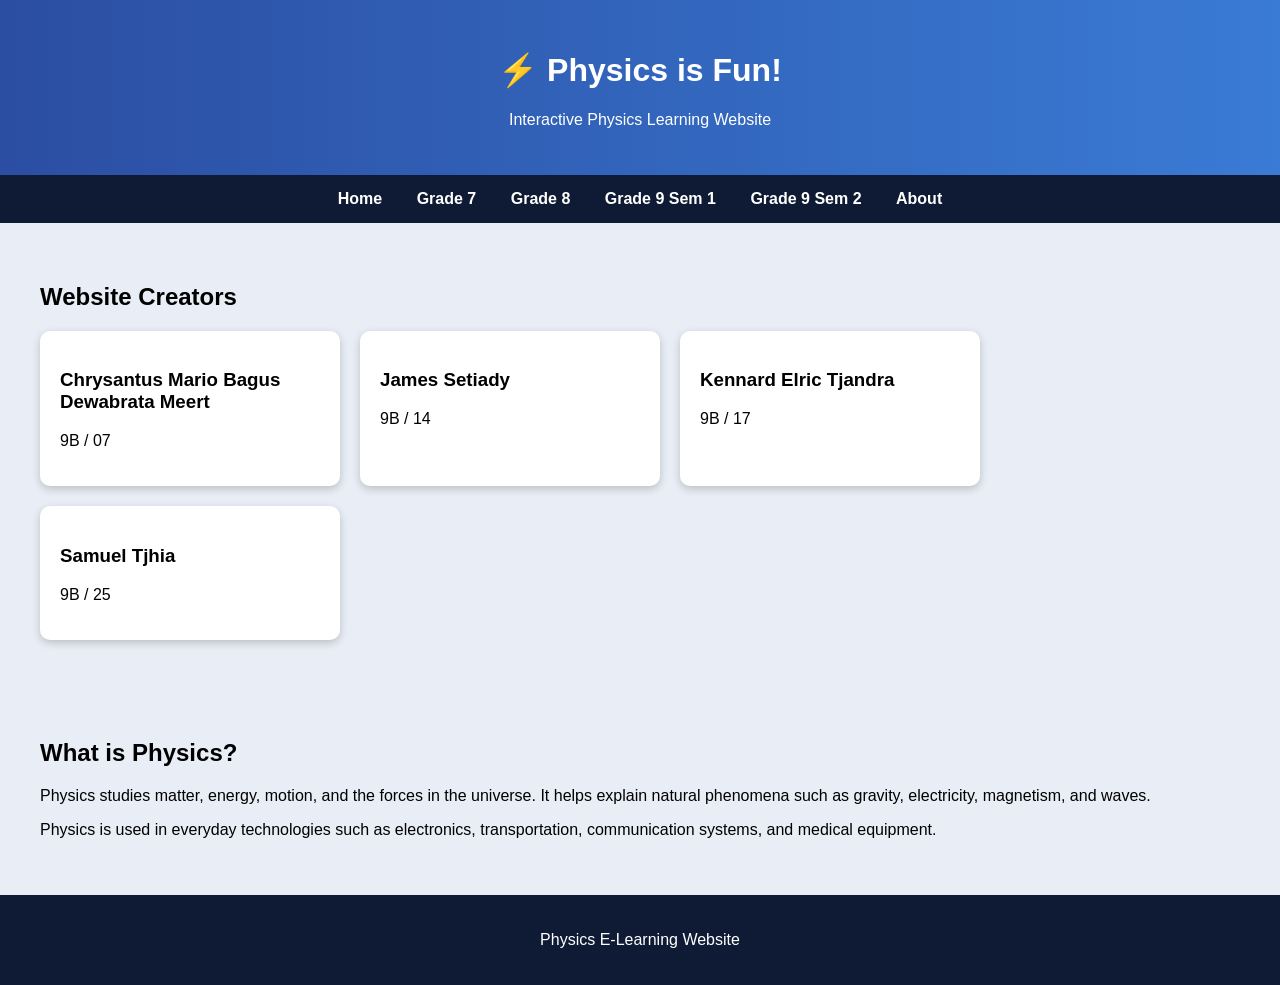
<file: Index.html>
<!DOCTYPE html>
<html>
<head>
<title>Physics is Fun!</title>
<link rel="stylesheet" href="style.css">
</head>

<body>

<header>
<h1>⚡ Physics is Fun!</h1>
<p>Interactive Physics Learning Website</p>
</header>

<nav>
<a href="index.html">Home</a>
<a href="grade7.html">Grade 7</a>
<a href="grade8.html">Grade 8</a>
<a href="grade9sem1.html">Grade 9 Sem 1</a>
<a href="grade9sem2.html">Grade 9 Sem 2</a>
<a href="about.html">About</a>
</nav>

<section>

<h2>Website Creators</h2>

<div class="cards">

<div class="card">
<h3>Chrysantus Mario Bagus Dewabrata Meert</h3>
<p>9B / 07</p>
</div>

<div class="card">
<h3>James Setiady</h3>
<p>9B / 14</p>
</div>

<div class="card">
<h3>Kennard Elric Tjandra</h3>
<p>9B / 17</p>
</div>

<div class="card">
<h3>Samuel Tjhia</h3>
<p>9B / 25</p>
</div>

</div>

</section>

<section>

<h2>What is Physics?</h2>

<p>
Physics studies matter, energy, motion, and the forces in the universe. It helps explain natural phenomena such as gravity, electricity, magnetism, and waves.
</p>

<p>
Physics is used in everyday technologies such as electronics, transportation, communication systems, and medical equipment.
</p>

</section>

<footer>
<p>Physics E-Learning Website</p>
</footer>

</body>
</html>
</file>
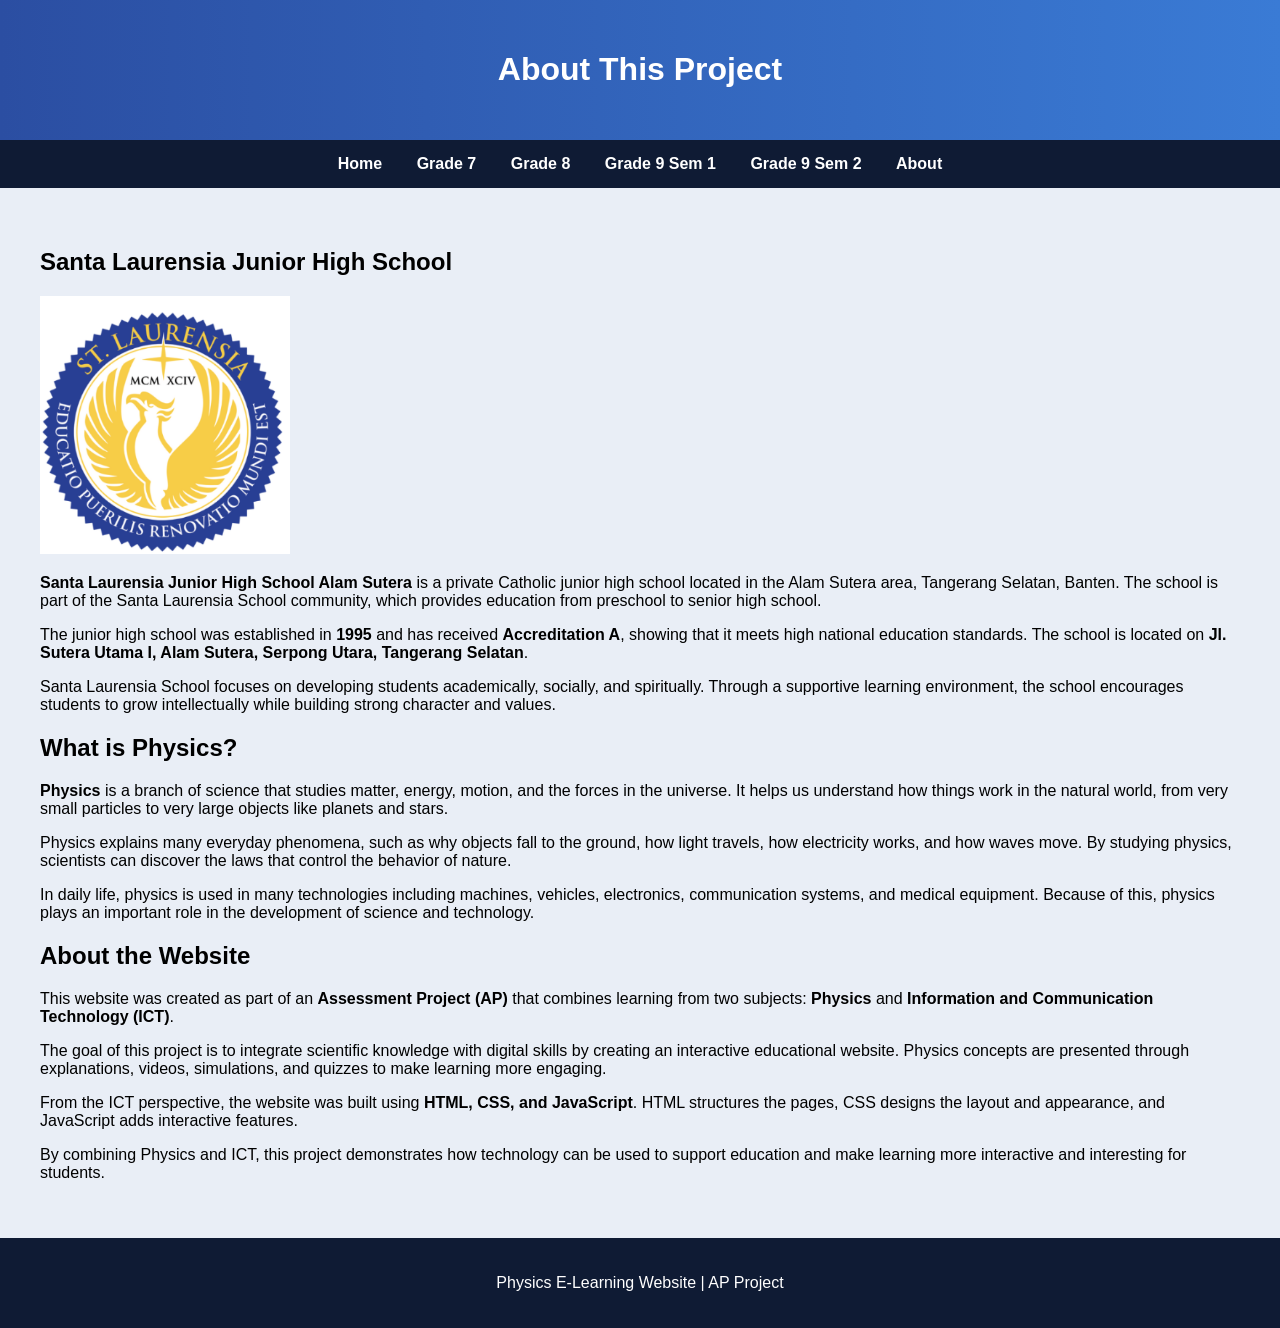
<file: about.html>
<!DOCTYPE html>
<html lang="en">

<head>

<meta charset="UTF-8">
<title>About This Project</title>
<link rel="stylesheet" href="style.css">

</head>

<body>

<header>
<h1>About This Project</h1>
</header>


<nav>

<a href="index.html">Home</a>
<a href="grade7.html">Grade 7</a>
<a href="grade8.html">Grade 8</a>
<a href="grade9sem1.html">Grade 9 Sem 1</a>
<a href="grade9sam2.html">Grade 9 Sem 2</a>
<a href="about.html">About</a>

</nav>


<section class="content">

<h2>Santa Laurensia Junior High School</h2>

<div class="info-box">

<img src="Laurensia_logo.png.png" alt="Santa Laurensia Logo" width="250">

<p>

<b>Santa Laurensia Junior High School Alam Sutera</b> is a private Catholic junior high school located in the Alam Sutera area, Tangerang Selatan, Banten. The school is part of the Santa Laurensia School community, which provides education from preschool to senior high school.

</p>

<p>

The junior high school was established in <b>1995</b> and has received <b>Accreditation A</b>, showing that it meets high national education standards. The school is located on <b>Jl. Sutera Utama I, Alam Sutera, Serpong Utara, Tangerang Selatan</b>.

</p>

<p>

Santa Laurensia School focuses on developing students academically, socially, and spiritually. Through a supportive learning environment, the school encourages students to grow intellectually while building strong character and values.

</p>

</div>


<h2>What is Physics?</h2>

<div class="info-box">

<p>

<b>Physics</b> is a branch of science that studies matter, energy, motion, and the forces in the universe. It helps us understand how things work in the natural world, from very small particles to very large objects like planets and stars.

</p>

<p>

Physics explains many everyday phenomena, such as why objects fall to the ground, how light travels, how electricity works, and how waves move. By studying physics, scientists can discover the laws that control the behavior of nature.

</p>

<p>

In daily life, physics is used in many technologies including machines, vehicles, electronics, communication systems, and medical equipment. Because of this, physics plays an important role in the development of science and technology.

</p>

</div>


<h2>About the Website</h2>

<div class="info-box">

<p>

This website was created as part of an <b>Assessment Project (AP)</b> that combines learning from two subjects: <b>Physics</b> and <b>Information and Communication Technology (ICT)</b>.

</p>

<p>

The goal of this project is to integrate scientific knowledge with digital skills by creating an interactive educational website. Physics concepts are presented through explanations, videos, simulations, and quizzes to make learning more engaging.

</p>

<p>

From the ICT perspective, the website was built using <b>HTML, CSS, and JavaScript</b>. HTML structures the pages, CSS designs the layout and appearance, and JavaScript adds interactive features.

</p>

<p>

By combining Physics and ICT, this project demonstrates how technology can be used to support education and make learning more interactive and interesting for students.

</p>

</div>

</section>


<footer>
<p>Physics E-Learning Website | AP Project</p>
</footer>

</body>

</html>
</file>
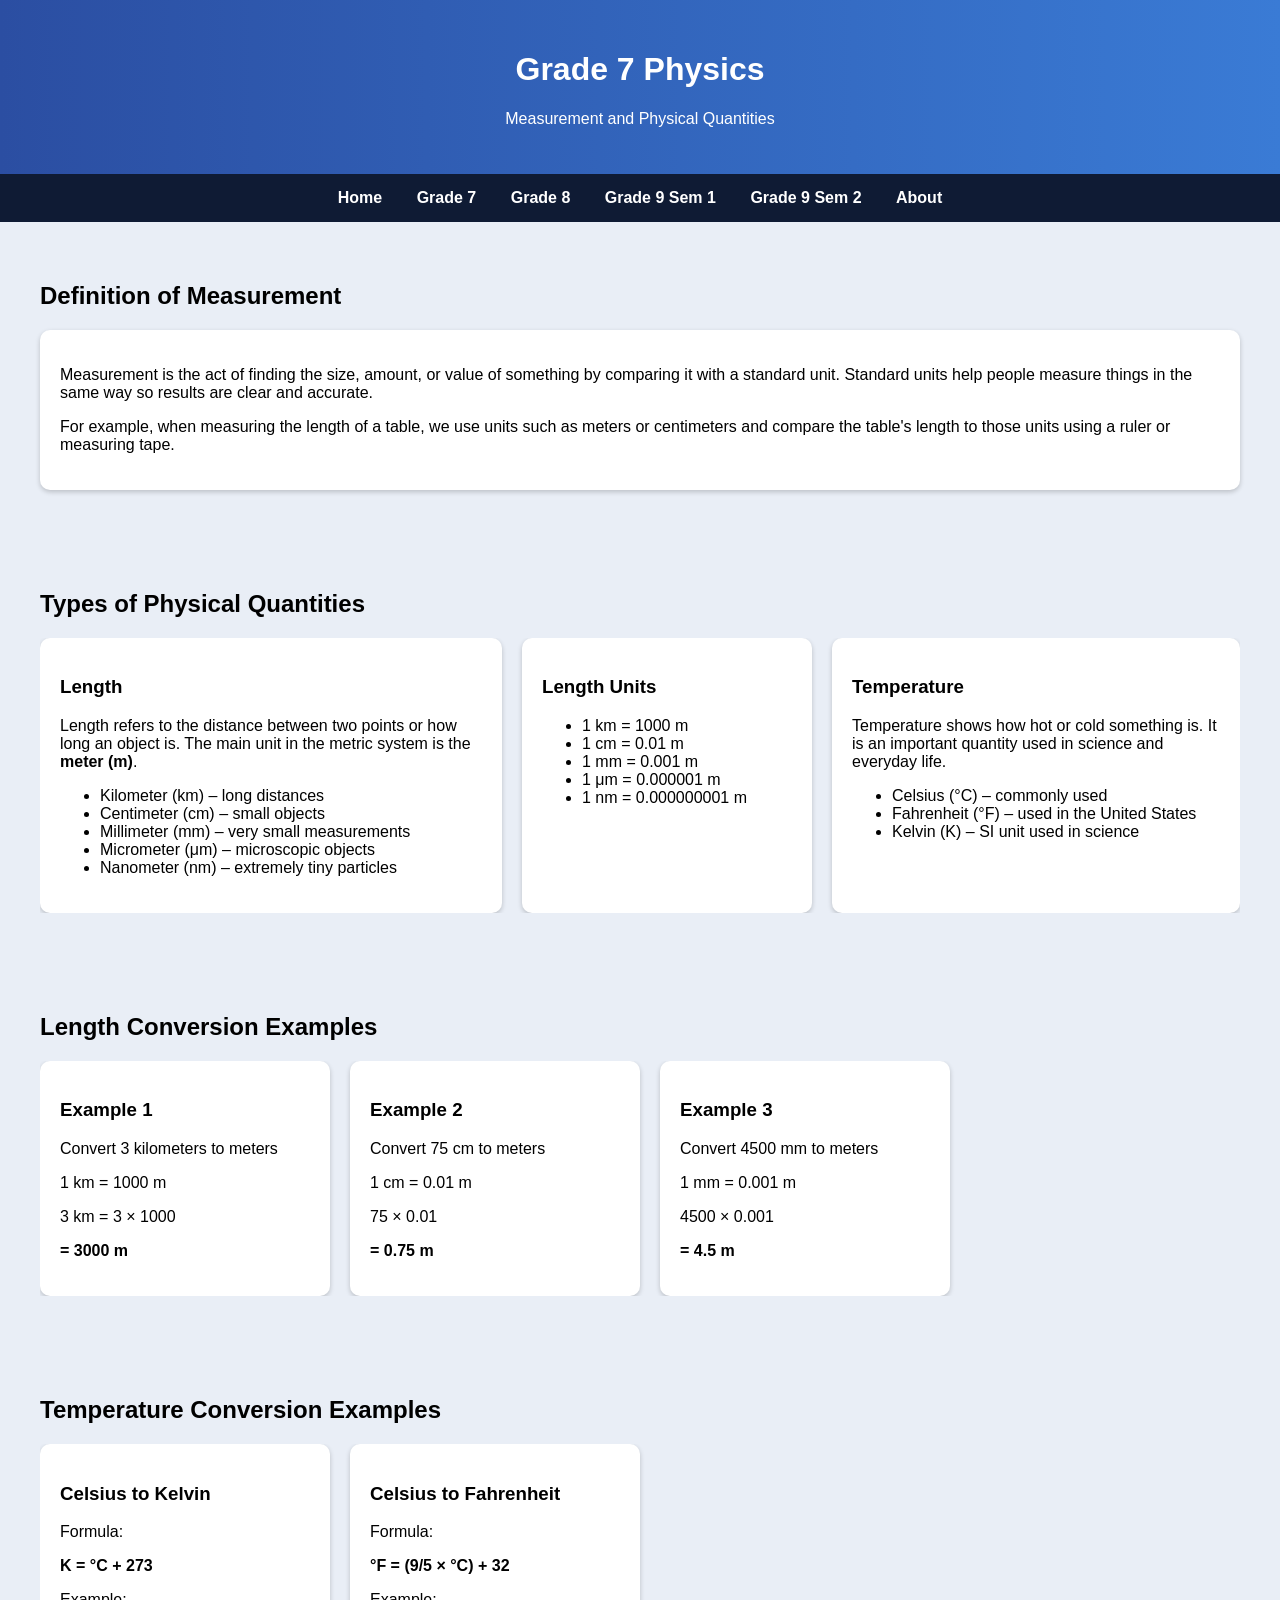
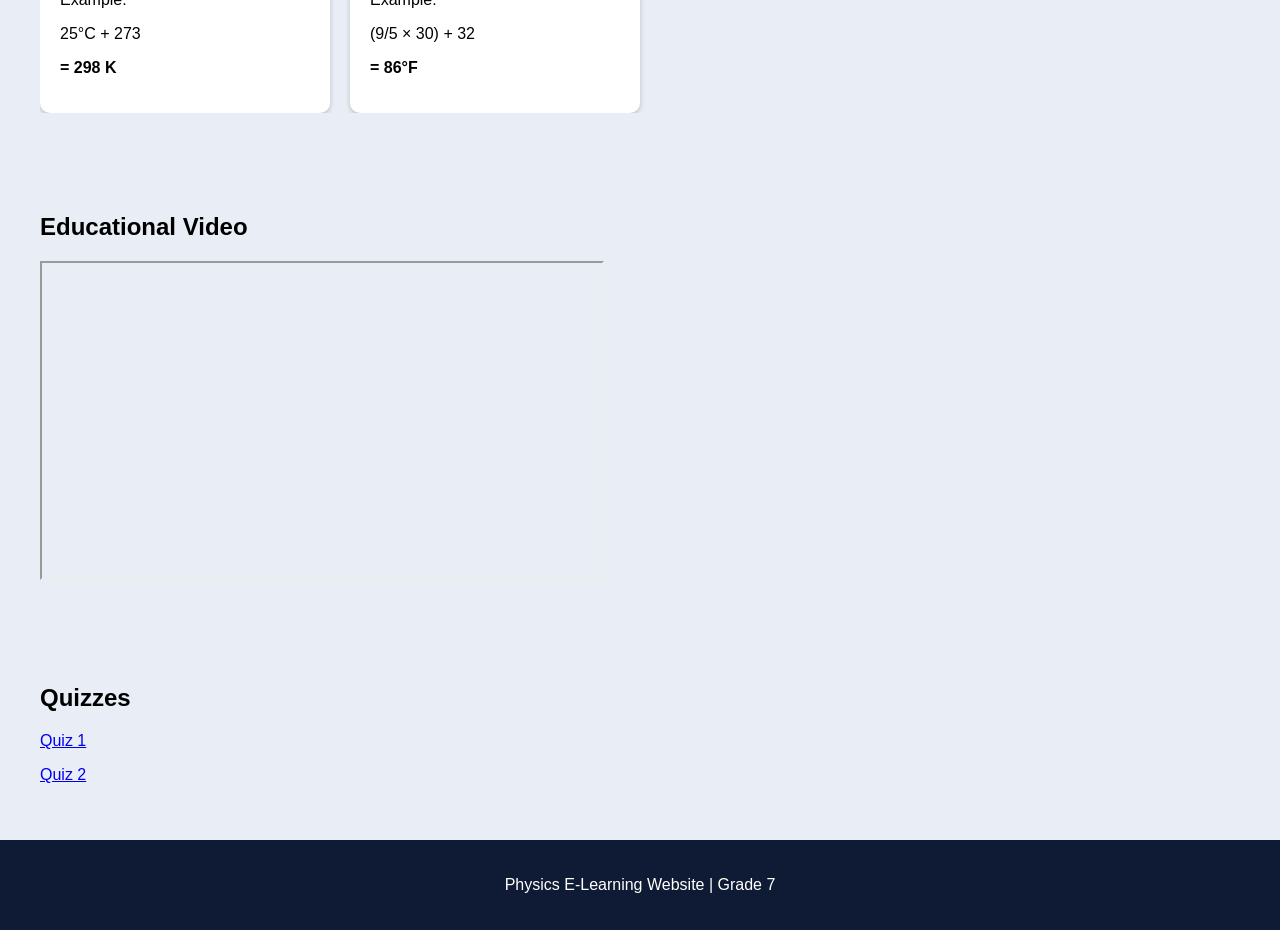
<file: grade7.html>
<!DOCTYPE html>
<html lang="en">

<head>
<meta charset="UTF-8">
<title>Grade 7 - Measurement</title>
<link rel="stylesheet" href="style.css">
</head>

<body>

<header>
<h1>Grade 7 Physics</h1>
<p>Measurement and Physical Quantities</p>
</header>

<nav>
<a href="index.html">Home</a>
<a href="grade7.html">Grade 7</a>
<a href="grade8.html">Grade 8</a>
<a href="grade9sem1.html">Grade 9 Sem 1</a>
<a href="grade9sam2.html">Grade 9 Sem 2</a>
<a href="about.html">About</a>
</nav>

<section>

<h2>Definition of Measurement</h2>

<div class="slide">

<p>
Measurement is the act of finding the size, amount, or value of something by comparing it with a standard unit. 
Standard units help people measure things in the same way so results are clear and accurate.
</p>

<p>
For example, when measuring the length of a table, we use units such as meters or centimeters and compare the table's length to those units using a ruler or measuring tape.
</p>

</div>

</section>


<section>

<h2>Types of Physical Quantities</h2>

<div class="slides">

<div class="slide">

<h3>Length</h3>

<p>
Length refers to the distance between two points or how long an object is.
The main unit in the metric system is the <b>meter (m)</b>.
</p>

<ul>
<li>Kilometer (km) – long distances</li>
<li>Centimeter (cm) – small objects</li>
<li>Millimeter (mm) – very small measurements</li>
<li>Micrometer (μm) – microscopic objects</li>
<li>Nanometer (nm) – extremely tiny particles</li>
</ul>

</div>



<div class="slide">

<h3>Length Units</h3>

<ul>
<li>1 km = 1000 m</li>
<li>1 cm = 0.01 m</li>
<li>1 mm = 0.001 m</li>
<li>1 μm = 0.000001 m</li>
<li>1 nm = 0.000000001 m</li>
</ul>

</div>



<div class="slide">

<h3>Temperature</h3>

<p>
Temperature shows how hot or cold something is. It is an important quantity used in science and everyday life.
</p>

<ul>
<li>Celsius (°C) – commonly used</li>
<li>Fahrenheit (°F) – used in the United States</li>
<li>Kelvin (K) – SI unit used in science</li>
</ul>

</div>

</div>

</section>


<section>

<h2>Length Conversion Examples</h2>

<div class="slides">

<div class="slide">

<h3>Example 1</h3>

<p>Convert 3 kilometers to meters</p>

<p>1 km = 1000 m</p>

<p>3 km = 3 × 1000</p>

<p><b>= 3000 m</b></p>

</div>



<div class="slide">

<h3>Example 2</h3>

<p>Convert 75 cm to meters</p>

<p>1 cm = 0.01 m</p>

<p>75 × 0.01</p>

<p><b>= 0.75 m</b></p>

</div>



<div class="slide">

<h3>Example 3</h3>

<p>Convert 4500 mm to meters</p>

<p>1 mm = 0.001 m</p>

<p>4500 × 0.001</p>

<p><b>= 4.5 m</b></p>

</div>

</div>

</section>



<section>

<h2>Temperature Conversion Examples</h2>

<div class="slides">

<div class="slide">

<h3>Celsius to Kelvin</h3>

<p>Formula:</p>

<p><b>K = °C + 273</b></p>

<p>Example:</p>

<p>25°C + 273</p>

<p><b>= 298 K</b></p>

</div>



<div class="slide">

<h3>Celsius to Fahrenheit</h3>

<p>Formula:</p>

<p><b>°F = (9/5 × °C) + 32</b></p>

<p>Example:</p>

<p>(9/5 × 30) + 32</p>

<p><b>= 86°F</b></p>

</div>

</div>

</section>



<section>

<h2>Educational Video</h2>

<iframe width="560" height="315"
src="https://www.youtube.com/embed/AVC-426M6V0"
title="Measurement Video"
allowfullscreen>
</iframe>

</section>



<section>

<h2>Quizzes</h2>

<p>
<a href="https://revisely.com/quiz/HFPZvj" target="_blank">Quiz 1</a>
</p>

<p>
<a href="https://revisely.com/quiz/msSy29" target="_blank">Quiz 2</a>
</p>

</section>


<footer>

<p>Physics E-Learning Website | Grade 7</p>

</footer>

</body>
</html>
</file>
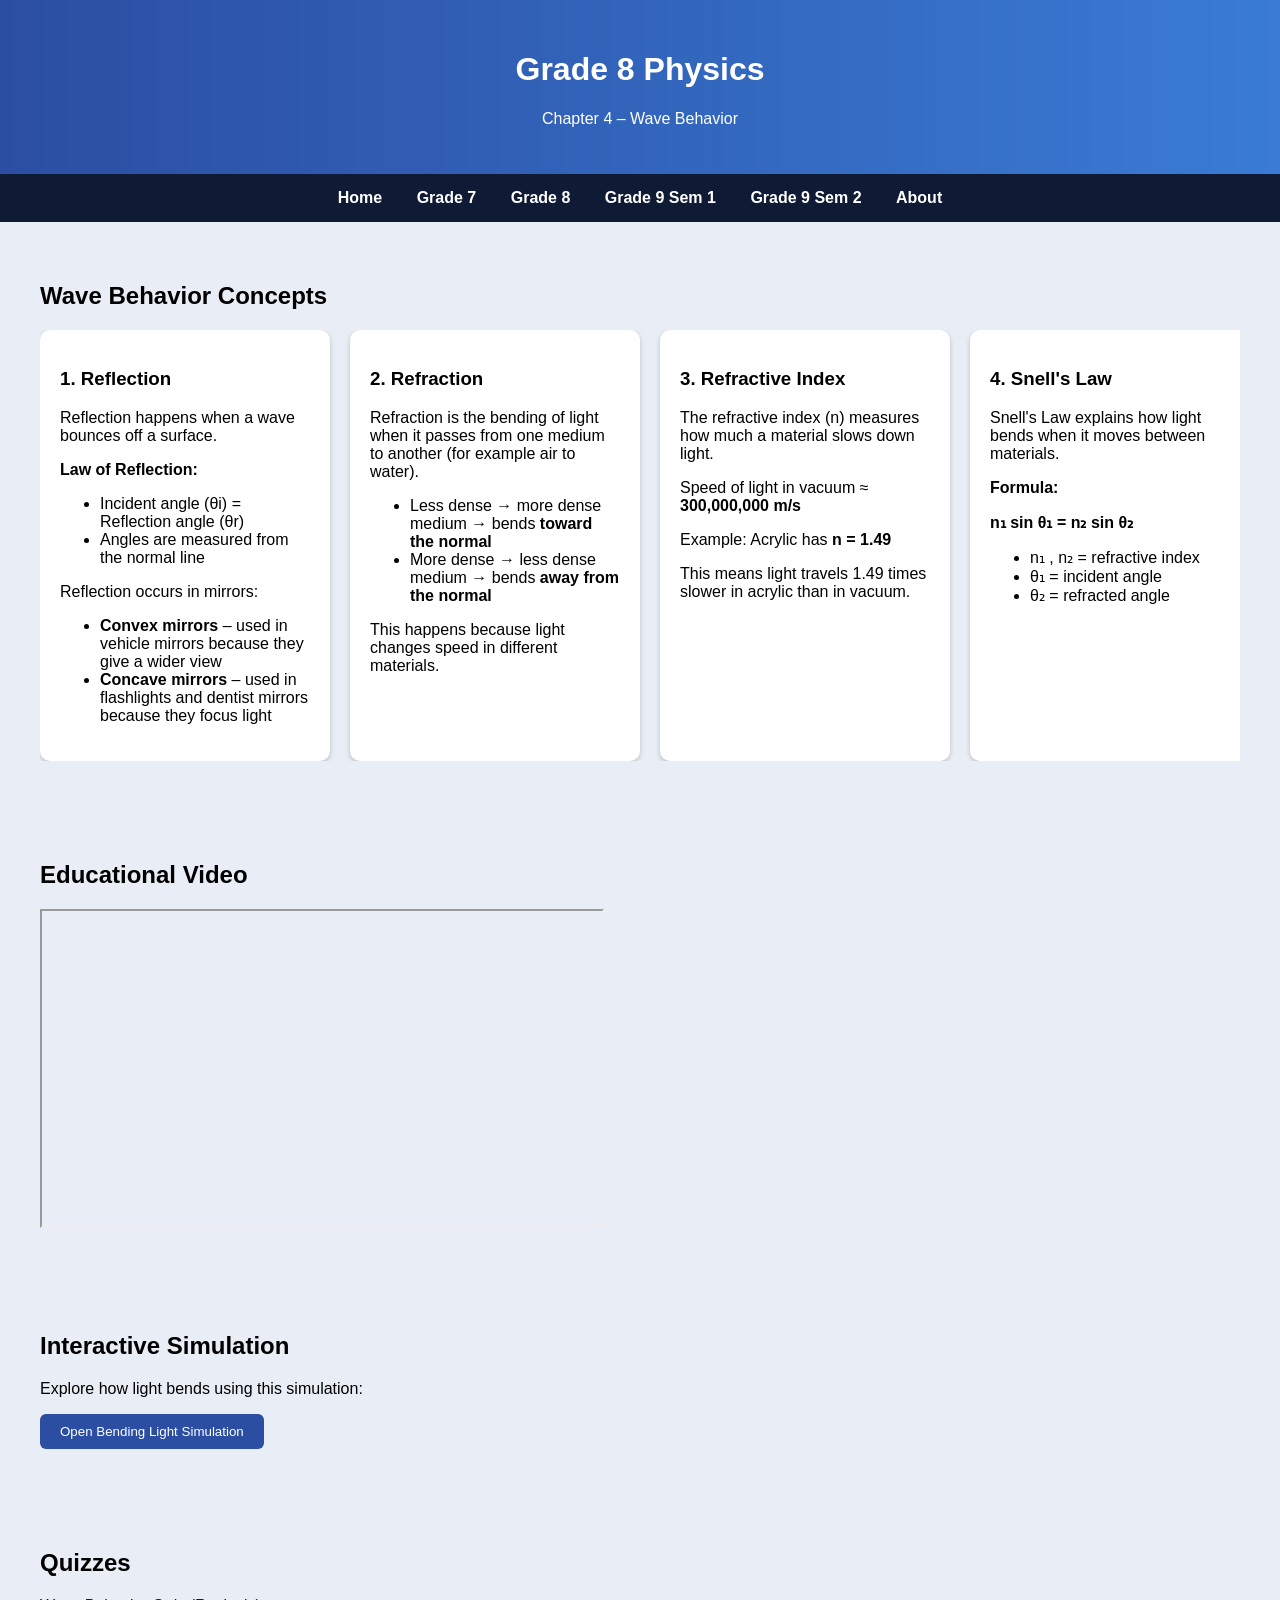
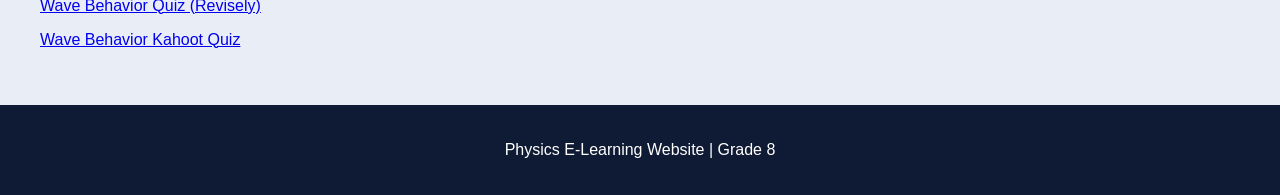
<file: grade8.html>
<!DOCTYPE html>
<html lang="en">
<head>
<meta charset="UTF-8">
<title>Grade 8 – Wave Behavior</title>
<link rel="stylesheet" href="style.css">
</head>

<body>

<header>
<h1>Grade 8 Physics</h1>
<p>Chapter 4 – Wave Behavior</p>
</header>

<nav>
<a href="index.html">Home</a>
<a href="grade7.html">Grade 7</a>
<a href="grade8.html">Grade 8</a>
<a href="grade9sem1.html">Grade 9 Sem 1</a>
<a href="grade9sam2.html">Grade 9 Sem 2</a>
<a href="about.html">About</a>
</nav>

<section>

<h2>Wave Behavior Concepts</h2>

<div class="slides">

<div class="slide">
<h3>1. Reflection</h3>
<p>
Reflection happens when a wave bounces off a surface.
</p>

<p><b>Law of Reflection:</b></p>

<ul>
<li>Incident angle (θi) = Reflection angle (θr)</li>
<li>Angles are measured from the normal line</li>
</ul>

<p>
Reflection occurs in mirrors:
</p>

<ul>
<li><b>Convex mirrors</b> – used in vehicle mirrors because they give a wider view</li>
<li><b>Concave mirrors</b> – used in flashlights and dentist mirrors because they focus light</li>
</ul>

</div>


<div class="slide">
<h3>2. Refraction</h3>

<p>
Refraction is the bending of light when it passes from one medium to another (for example air to water).
</p>

<ul>
<li>Less dense → more dense medium → bends <b>toward the normal</b></li>
<li>More dense → less dense medium → bends <b>away from the normal</b></li>
</ul>

<p>
This happens because light changes speed in different materials.
</p>

</div>


<div class="slide">
<h3>3. Refractive Index</h3>

<p>
The refractive index (n) measures how much a material slows down light.
</p>

<p>
Speed of light in vacuum ≈ <b>300,000,000 m/s</b>
</p>

<p>
Example:
Acrylic has <b>n = 1.49</b>
</p>

<p>
This means light travels 1.49 times slower in acrylic than in vacuum.
</p>

</div>


<div class="slide">
<h3>4. Snell's Law</h3>

<p>Snell's Law explains how light bends when it moves between materials.</p>

<p><b>Formula:</b></p>

<p><b>n₁ sin θ₁ = n₂ sin θ₂</b></p>

<ul>
<li>n₁ , n₂ = refractive index</li>
<li>θ₁ = incident angle</li>
<li>θ₂ = refracted angle</li>
</ul>

</div>


<div class="slide">
<h3>5. Total Internal Reflection</h3>

<p>
Total internal reflection happens when light cannot leave a medium and reflects completely inside it.
</p>

<p>
Example:
</p>

<ul>
<li>Optical fibers</li>
<li>Internet communication cables</li>
</ul>

</div>


<div class="slide">
<h3>6. Interference</h3>

<p>
Interference occurs when two or more waves overlap.
</p>

<ul>
<li><b>Constructive interference</b> → waves combine and become stronger</li>
<li><b>Destructive interference</b> → waves cancel each other</li>
</ul>

</div>


<div class="slide">
<h3>7. Diffraction</h3>

<p>
Diffraction is the spreading of waves when they pass through a small opening or around an obstacle.
</p>

<p>
Examples:
</p>

<ul>
<li>Laser light through a slit</li>
<li>Water waves in ripple tanks</li>
</ul>

</div>

</div>

</section>


<section>

<h2>Educational Video</h2>

<iframe width="560" height="315"
src="https://www.youtube.com/embed/b_R6t-q4ALc"
title="Wave Behavior"
allowfullscreen>
</iframe>

</section>


<section>

<h2>Interactive Simulation</h2>

<p>Explore how light bends using this simulation:</p>

<a href="https://phet.colorado.edu/sims/html/bending-light/latest/bending-light_all.html" target="_blank">
<button>Open Bending Light Simulation</button>
</a>

</section>


<section>

<h2>Quizzes</h2>

<p>
<a href="https://revisely.com/quiz/Eppnj1" target="_blank">Wave Behavior Quiz (Revisely)</a>
</p>

<p>
<a href="https://kahoot.it/challenge/03559107?challenge-id=93f4680d-4f07-44b7-887a-b2dbaa49ab15_1772892810814" target="_blank">Wave Behavior Kahoot Quiz</a>
</p>

</section>


<footer>
<p>Physics E-Learning Website | Grade 8</p>
</footer>

</body>
</html>
</file>
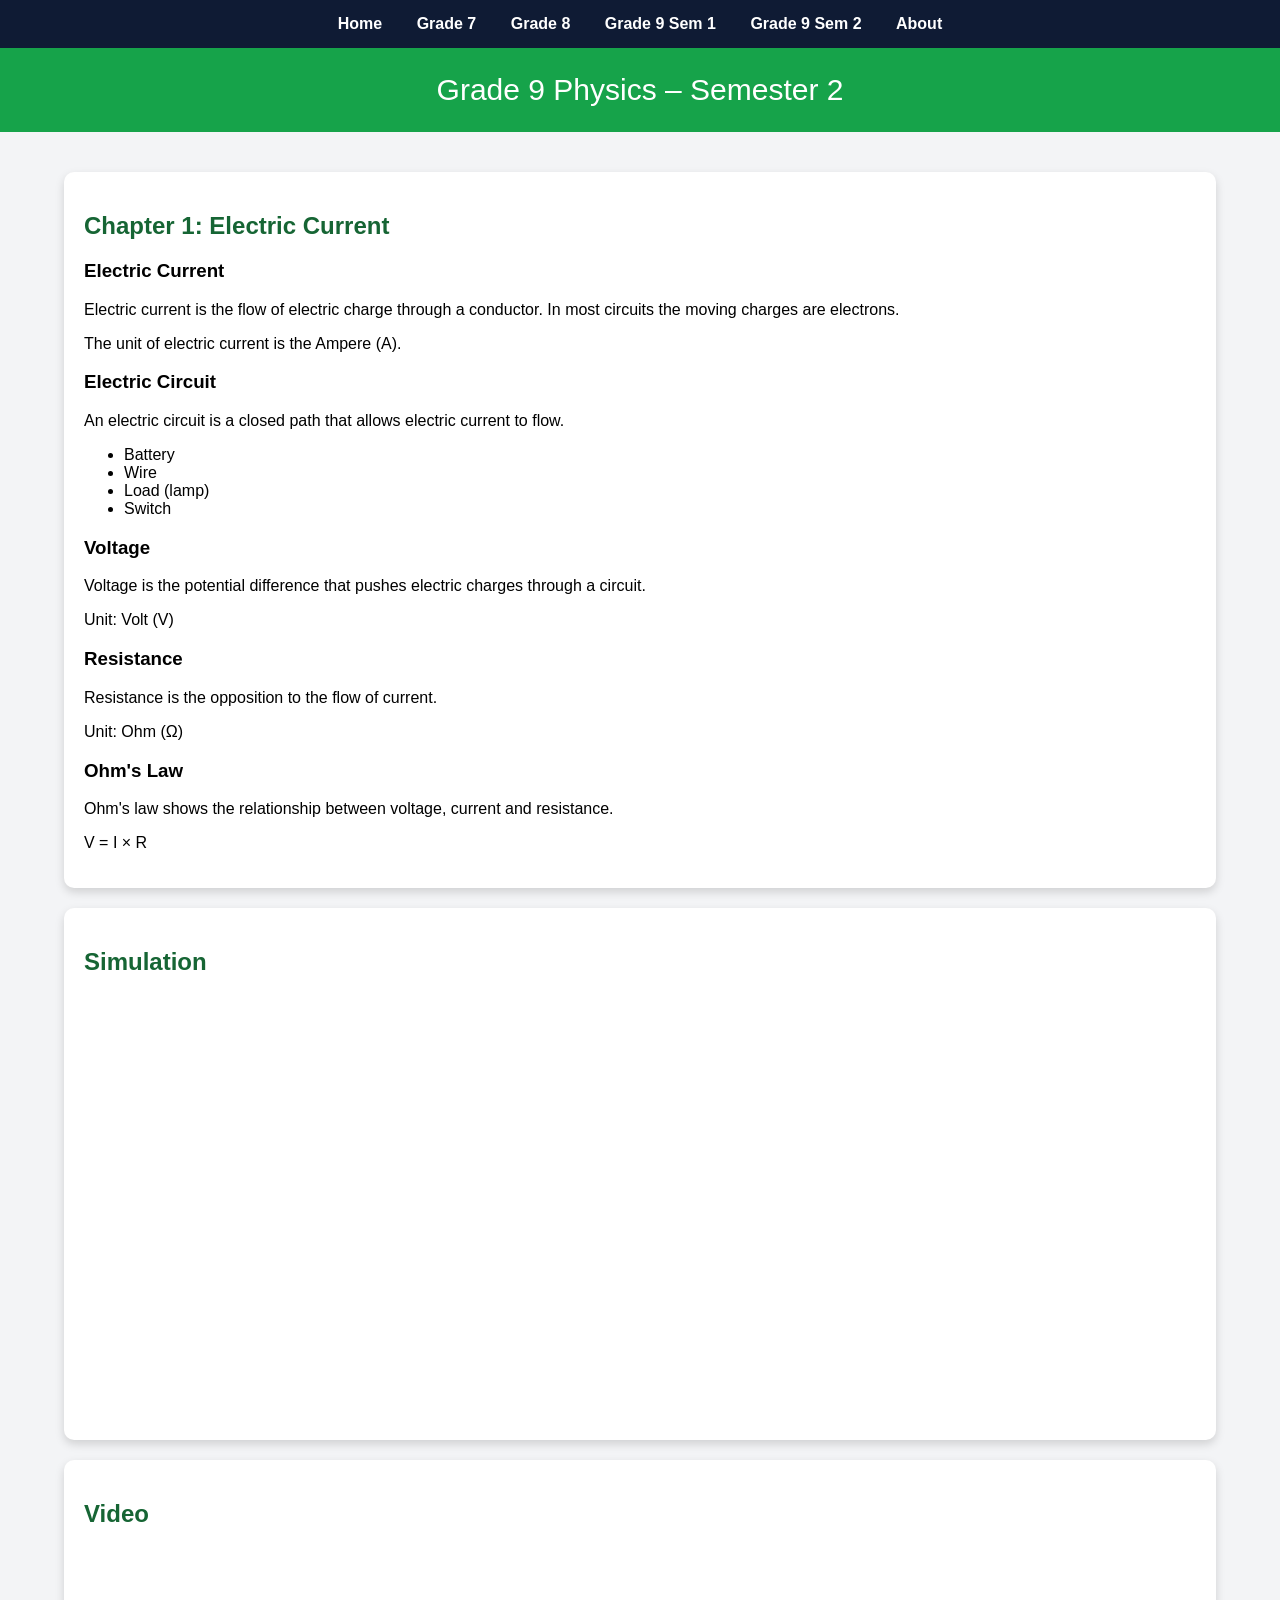
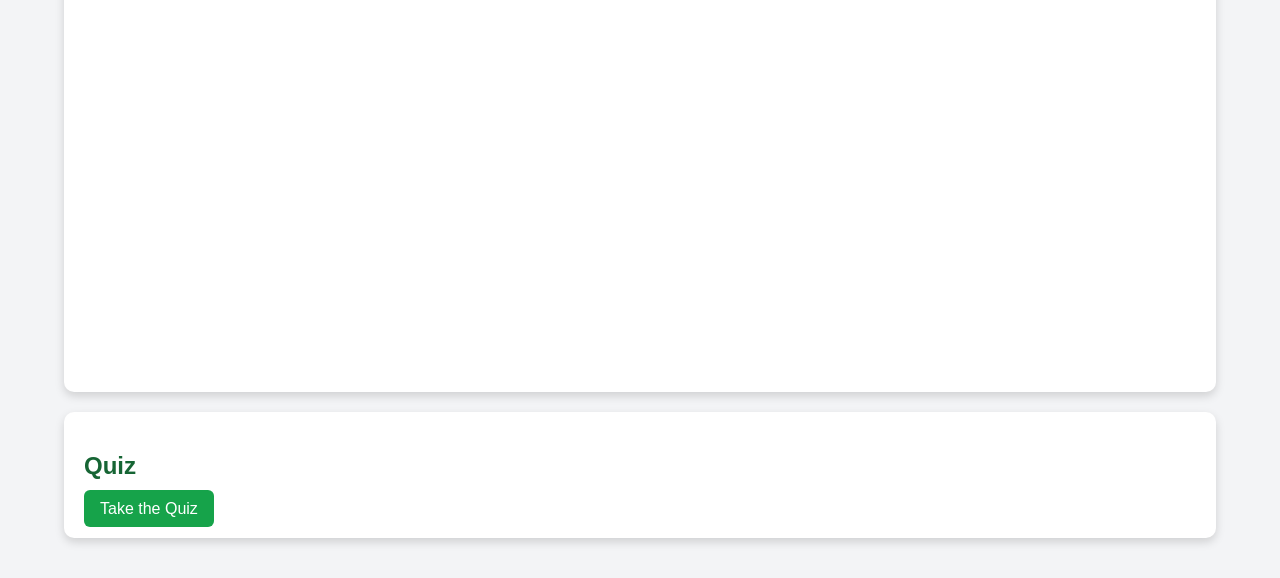
<file: grade9sam2.html>
<!DOCTYPE html>
<html lang="en">
<head>
<meta charset="UTF-8">
<title>Grade 9 - Semester 2</title>
<link rel="stylesheet" href="style.css">

<nav>
<a href="index.html">Home</a>
<a href="grade7.html">Grade 7</a>
<a href="grade8.html">Grade 8</a>
<a href="grade9sem1.html">Grade 9 Sem 1</a>
<a href="grade9sam2.html">Grade 9 Sem 2</a>
<a href="about.html">About</a>
</nav>

<style>

body{
font-family: Arial;
margin:0;
background:#f3f4f6;
}

header{
background:#16a34a;
color:white;
text-align:center;
padding:25px;
font-size:30px;
}

.container{
width:90%;
margin:auto;
padding:20px;
}

.chapter{
background:white;
padding:20px;
margin:20px 0;
border-radius:10px;
box-shadow:0 4px 10px rgba(0,0,0,0.15);
}

.chapter h2{
color:#166534;
}

iframe{
width:100%;
height:420px;
border:none;
border-radius:8px;
}

.button{
background:#16a34a;
color:white;
padding:10px 16px;
border-radius:6px;
text-decoration:none;
}

.button:hover{
background:#15803d;
}

</style>
</head>

<body>

<header>
Grade 9 Physics – Semester 2
</header>

<div class="container">

<div class="chapter">

<h2>Chapter 1: Electric Current</h2>

<h3>Electric Current</h3>

<p>
Electric current is the flow of electric charge through a conductor.
In most circuits the moving charges are electrons.
</p>

<p>
The unit of electric current is the Ampere (A).
</p>

<h3>Electric Circuit</h3>

<p>
An electric circuit is a closed path that allows electric current to flow.
</p>

<ul>
<li>Battery</li>
<li>Wire</li>
<li>Load (lamp)</li>
<li>Switch</li>
</ul>

<h3>Voltage</h3>

<p>
Voltage is the potential difference that pushes electric charges through a circuit.
</p>

<p>
Unit: Volt (V)
</p>

<h3>Resistance</h3>

<p>
Resistance is the opposition to the flow of current.
</p>

<p>
Unit: Ohm (Ω)
</p>

<h3>Ohm's Law</h3>

<p>
Ohm's law shows the relationship between voltage, current and resistance.
</p>

<p>
V = I × R
</p>

</div>

<div class="chapter">

<h2>Simulation</h2>

<iframe src="https://phet.colorado.edu/sims/html/circuit-construction-kit-dc/latest/circuit-construction-kit-dc_en.html"></iframe>

</div>

<div class="chapter">

<h2>Video</h2>

<iframe src="https://www.youtube.com/embed/8Posj4WMo0o"></iframe>

</div>

<div class="chapter">

<h2>Quiz</h2>

<a class="button" href="#">
Take the Quiz
</a>

</div>

</div>

</body>
</html>
</file>
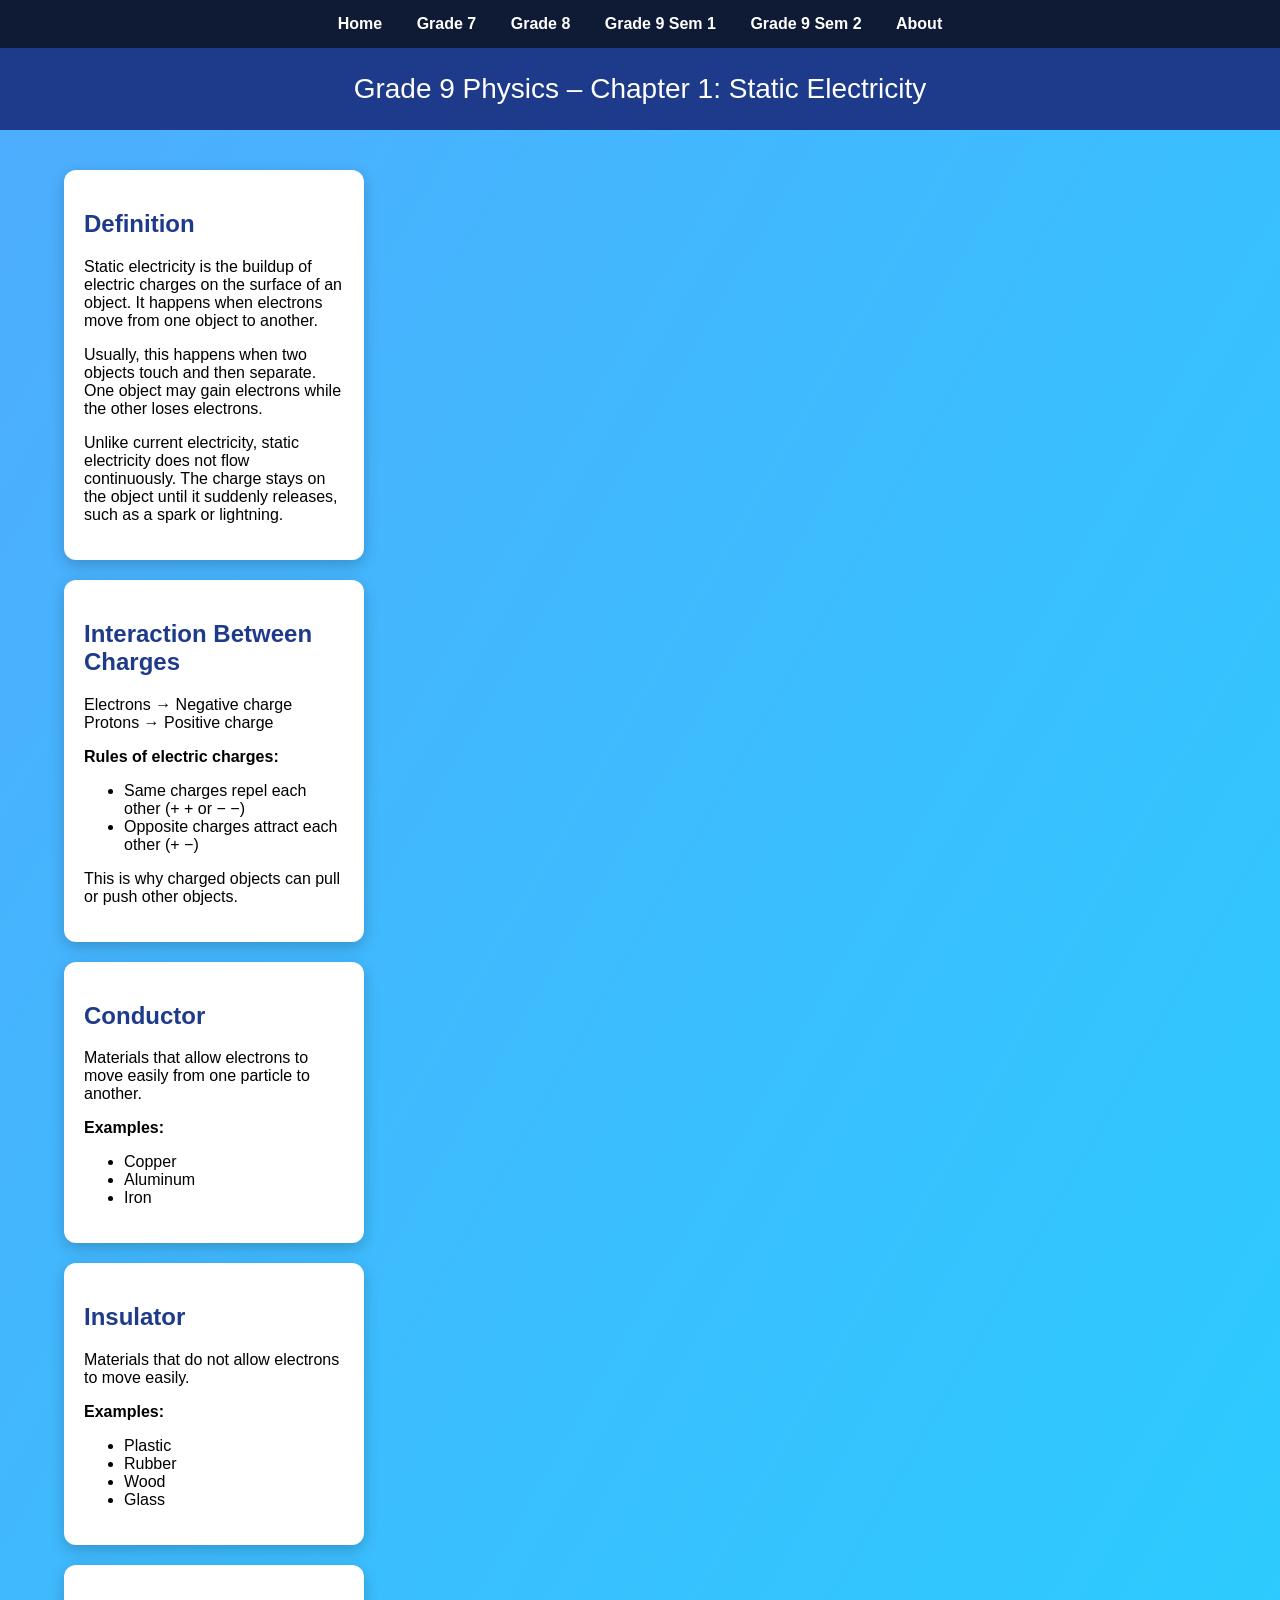
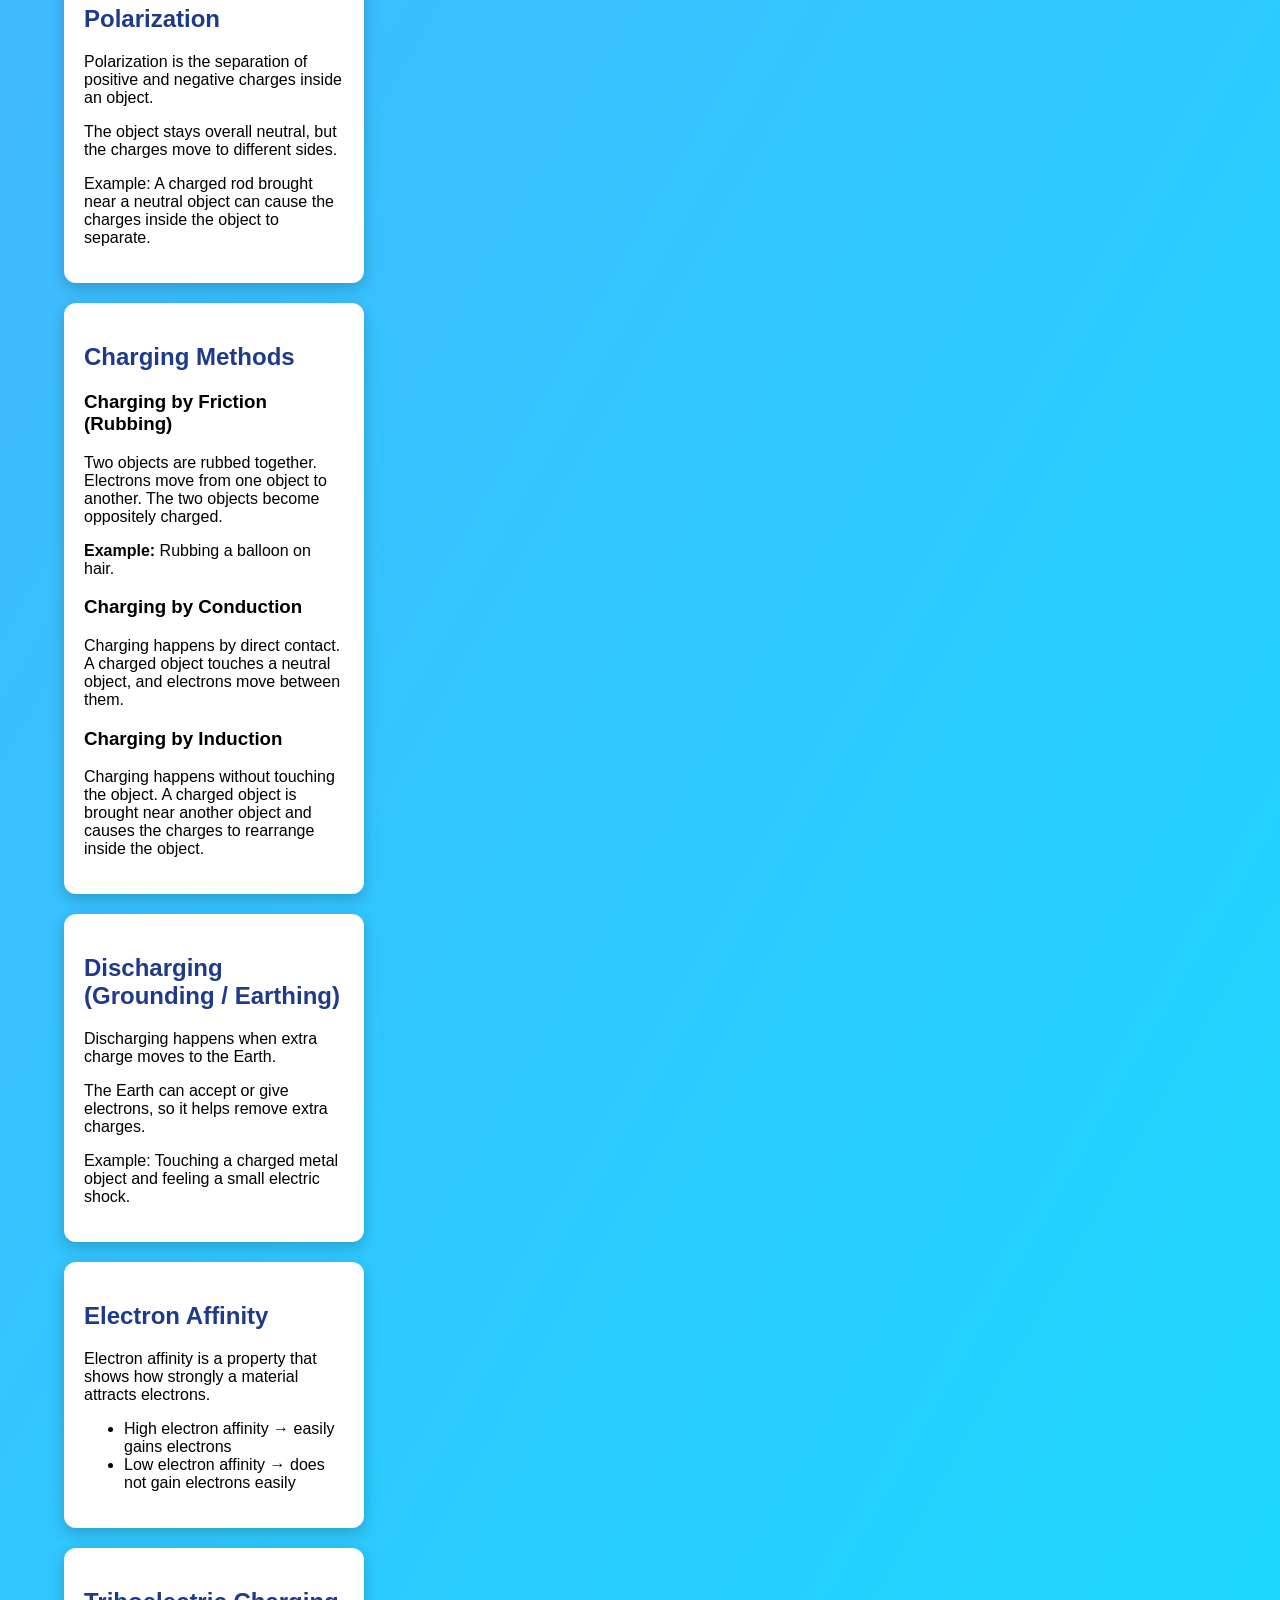
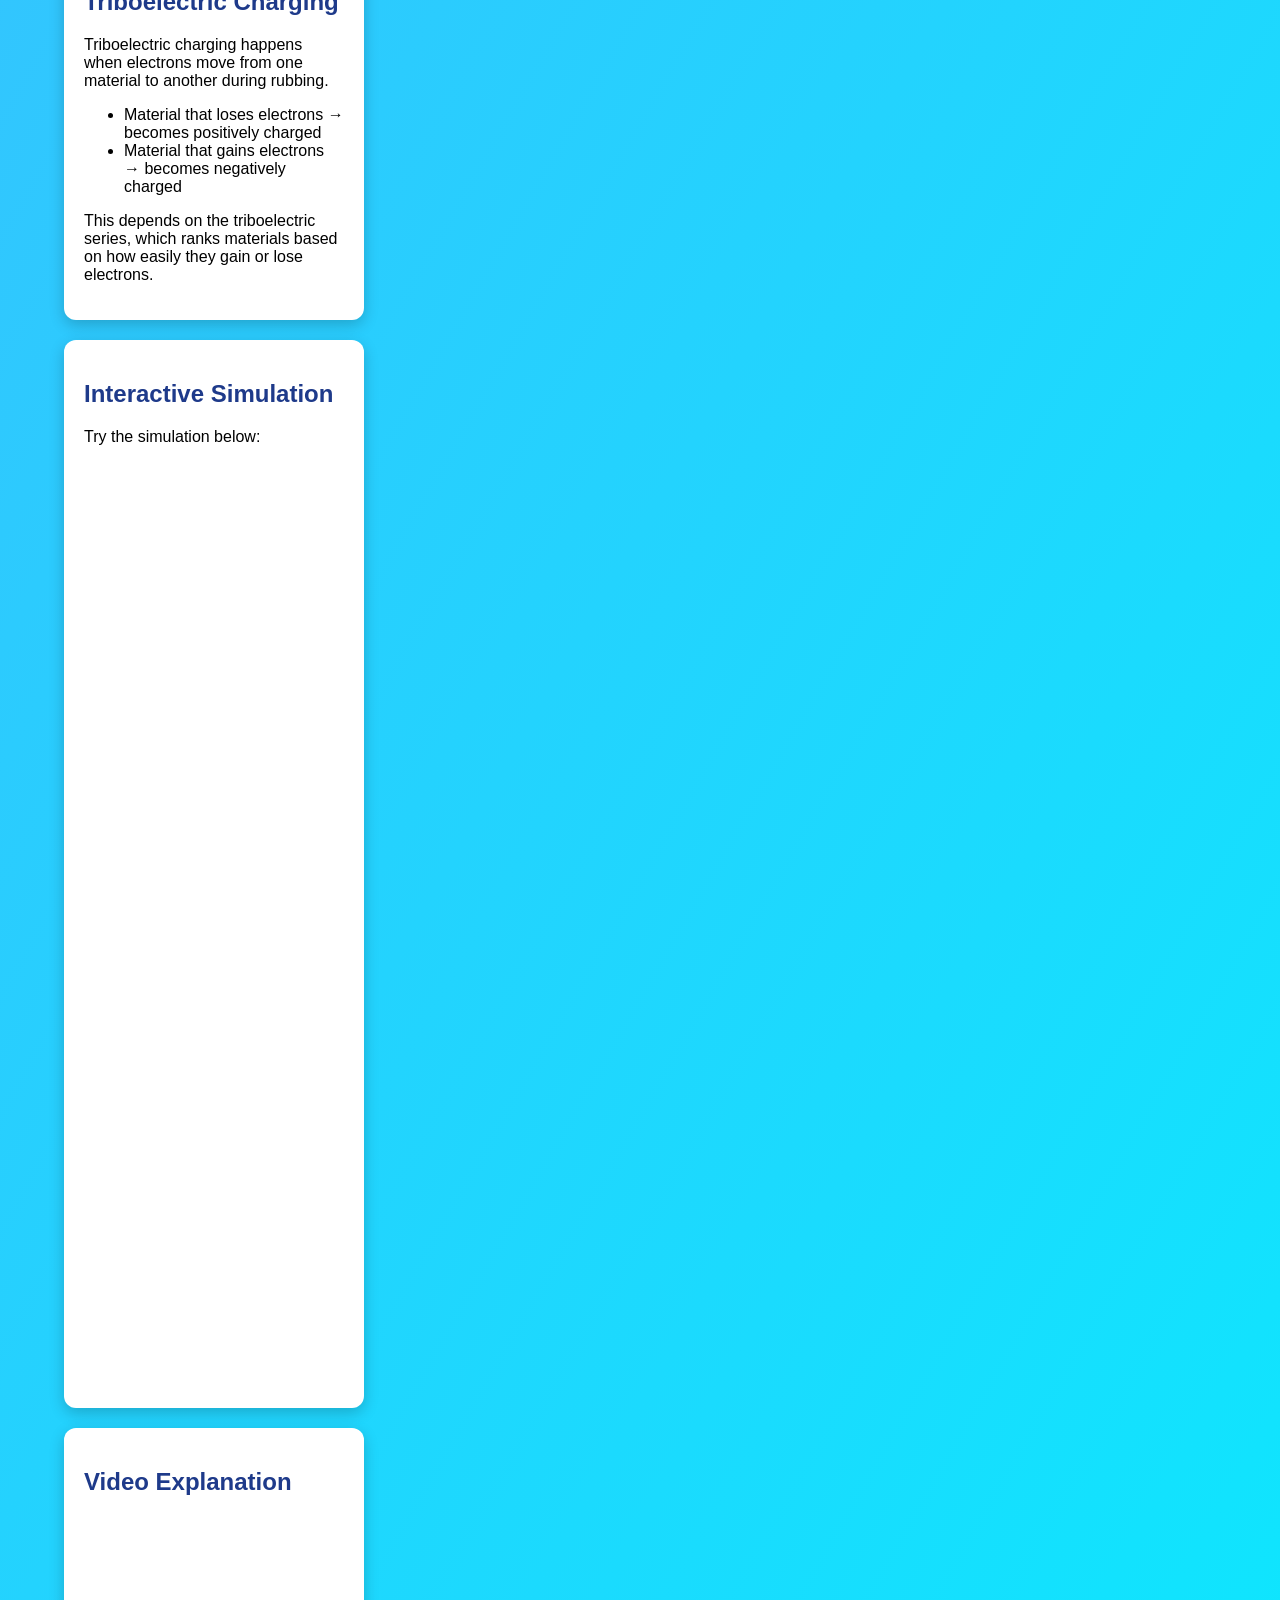
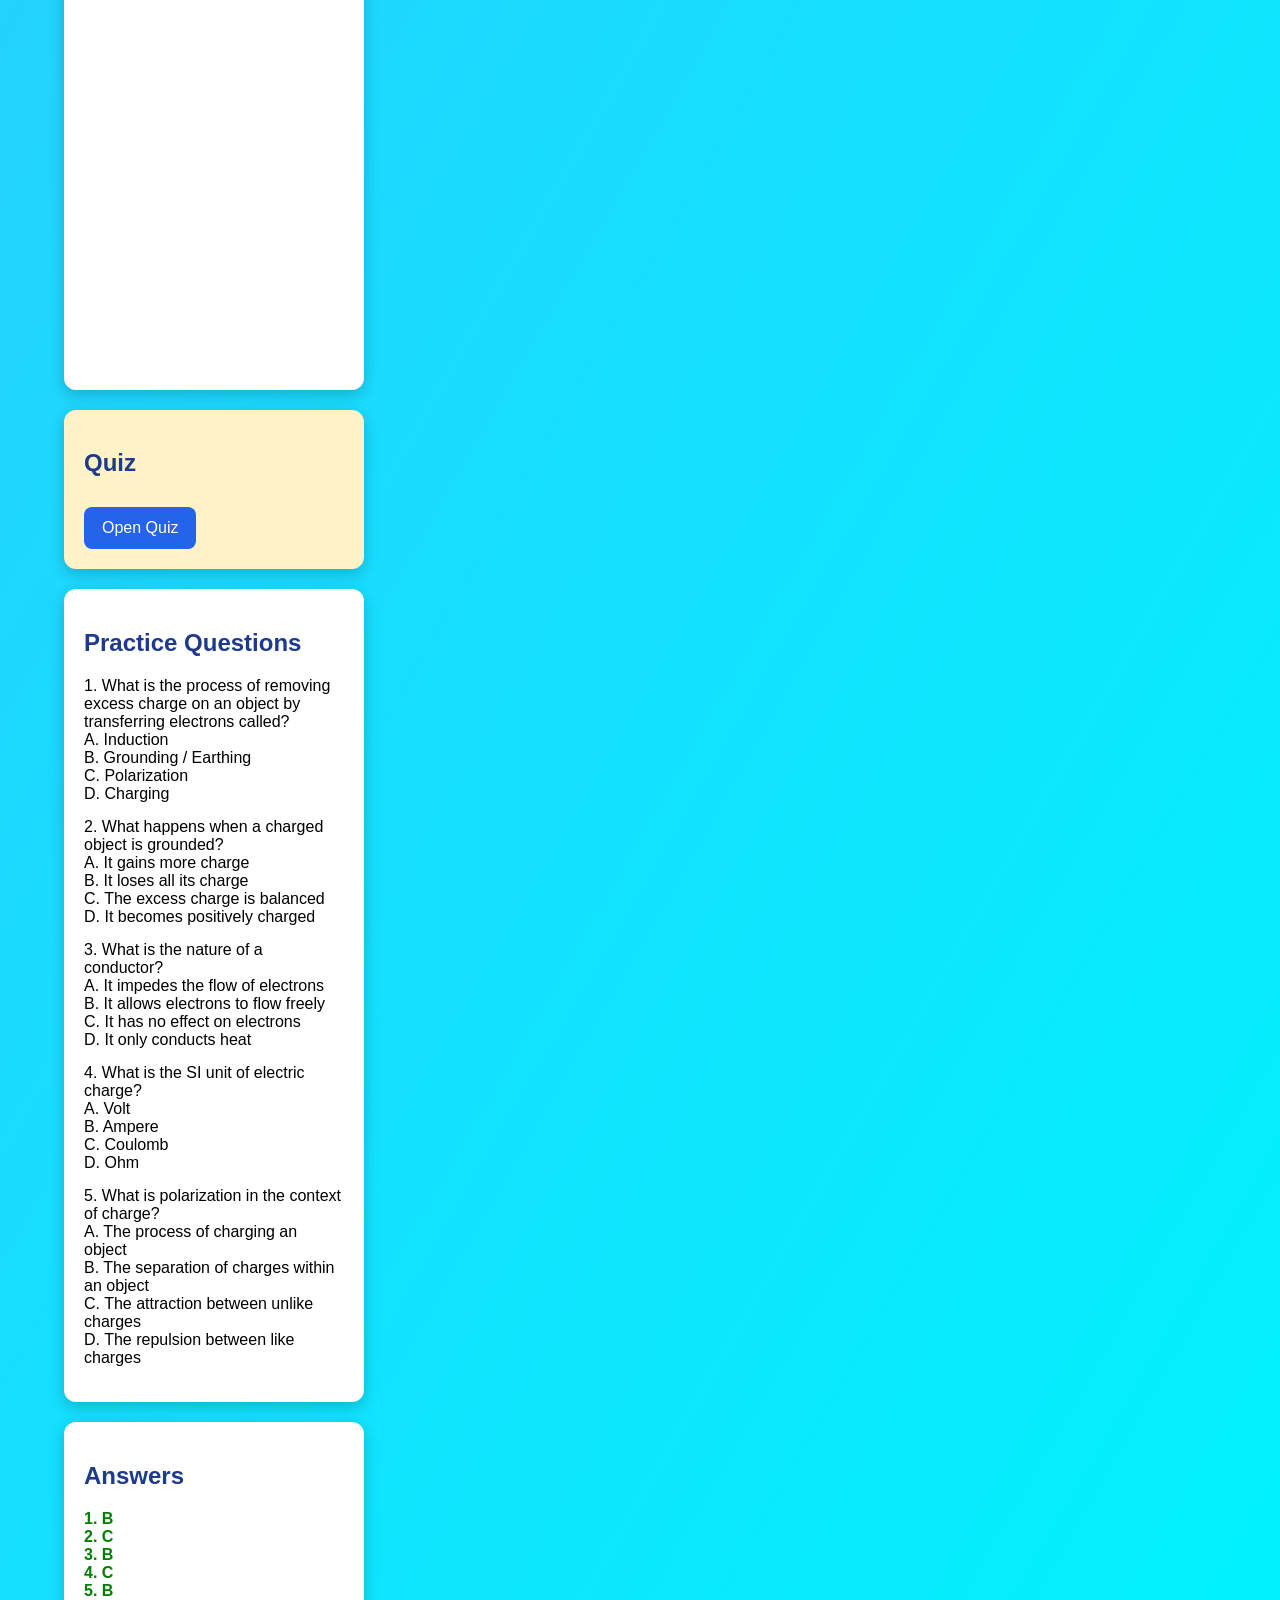
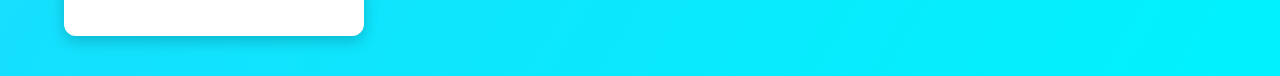
<file: grade9sem1.html>
<!DOCTYPE html>
<html lang="en">
<head>
<meta charset="UTF-8">
<title>Grade 9 - Static Electricity</title>
<link rel="stylesheet" href="style.css">

<nav>
<a href="index.html">Home</a>
<a href="grade7.html">Grade 7</a>
<a href="grade8.html">Grade 8</a>
<a href="grade9sem1.html">Grade 9 Sem 1</a>
<a href="grade9sam2.html">Grade 9 Sem 2</a>
<a href="about.html">About</a>
</nav>
<style>

body{
font-family: Arial;
margin:0;
background: linear-gradient(120deg,#4facfe,#00f2fe);
}

header{
background:#1e3a8a;
color:white;
text-align:center;
padding:25px;
font-size:28px;
}

.container{
width:90%;
margin:auto;
padding:20px;
}

.card{
background:white;
padding:20px;
margin:20px 0;
border-radius:12px;
box-shadow:0 5px 15px rgba(0,0,0,0.2);
}

.card h2{
color:#1e3a8a;
}

iframe{
width:100%;
height:450px;
border:none;
border-radius:10px;
}

.quiz{
background:#fef3c7;
}

.button{
display:inline-block;
padding:12px 18px;
background:#2563eb;
color:white;
border-radius:8px;
text-decoration:none;
margin-top:10px;
}

.button:hover{
background:#1d4ed8;
}

.question{
margin:15px 0;
}

.answer{
color:green;
font-weight:bold;
}

</style>
</head>

<body>

<header>
Grade 9 Physics – Chapter 1: Static Electricity
</header>

<div class="container">

<div class="card">
<h2>Definition</h2>
<p>
Static electricity is the buildup of electric charges on the surface of an object.  
It happens when electrons move from one object to another.
</p>

<p>
Usually, this happens when two objects touch and then separate.  
One object may gain electrons while the other loses electrons.
</p>

<p>
Unlike current electricity, static electricity does not flow continuously.  
The charge stays on the object until it suddenly releases, such as a spark or lightning.
</p>
</div>

<div class="card">
<h2>Interaction Between Charges</h2>

<p>
Electrons → Negative charge  
<br>
Protons → Positive charge
</p>

<p><b>Rules of electric charges:</b></p>

<ul>
<li>Same charges repel each other (+ + or − −)</li>
<li>Opposite charges attract each other (+ −)</li>
</ul>

<p>
This is why charged objects can pull or push other objects.
</p>
</div>

<div class="card">
<h2>Conductor</h2>

<p>
Materials that allow electrons to move easily from one particle to another.
</p>

<p><b>Examples:</b></p>

<ul>
<li>Copper</li>
<li>Aluminum</li>
<li>Iron</li>
</ul>

</div>

<div class="card">
<h2>Insulator</h2>

<p>
Materials that do not allow electrons to move easily.
</p>

<p><b>Examples:</b></p>

<ul>
<li>Plastic</li>
<li>Rubber</li>
<li>Wood</li>
<li>Glass</li>
</ul>

</div>

<div class="card">
<h2>Polarization</h2>

<p>
Polarization is the separation of positive and negative charges inside an object.
</p>

<p>
The object stays overall neutral, but the charges move to different sides.
</p>

<p>
Example:  
A charged rod brought near a neutral object can cause the charges inside the object to separate.
</p>

</div>

<div class="card">
<h2>Charging Methods</h2>

<h3>Charging by Friction (Rubbing)</h3>

<p>
Two objects are rubbed together.  
Electrons move from one object to another.  
The two objects become oppositely charged.
</p>

<p><b>Example:</b> Rubbing a balloon on hair.</p>

<h3>Charging by Conduction</h3>

<p>
Charging happens by direct contact.  
A charged object touches a neutral object, and electrons move between them.
</p>

<h3>Charging by Induction</h3>

<p>
Charging happens without touching the object.  
A charged object is brought near another object and causes the charges to rearrange inside the object.
</p>

</div>

<div class="card">
<h2>Discharging (Grounding / Earthing)</h2>

<p>
Discharging happens when extra charge moves to the Earth.
</p>

<p>
The Earth can accept or give electrons, so it helps remove extra charges.
</p>

<p>
Example: Touching a charged metal object and feeling a small electric shock.
</p>

</div>

<div class="card">
<h2>Electron Affinity</h2>

<p>
Electron affinity is a property that shows how strongly a material attracts electrons.
</p>

<ul>
<li>High electron affinity → easily gains electrons</li>
<li>Low electron affinity → does not gain electrons easily</li>
</ul>

</div>

<div class="card">
<h2>Triboelectric Charging</h2>

<p>
Triboelectric charging happens when electrons move from one material to another during rubbing.
</p>

<ul>
<li>Material that loses electrons → becomes positively charged</li>
<li>Material that gains electrons → becomes negatively charged</li>
</ul>

<p>
This depends on the triboelectric series, which ranks materials based on how easily they gain or lose electrons.
</p>

</div>

<div class="card">
<h2>Interactive Simulation</h2>

<p>Try the simulation below:</p>

<iframe src="https://phet.colorado.edu/sims/html/balloons-and-static-electricity/latest/balloons-and-static-electricity_en.html"></iframe>

<br><br>

<iframe src="https://phet.colorado.edu/sims/html/charges-and-fields/latest/charges-and-fields_en.html"></iframe>

</div>

<div class="card">
<h2>Video Explanation</h2>

<iframe src="https://www.youtube.com/embed/yc2-363MIQs"></iframe>

</div>

<div class="card quiz">

<h2>Quiz</h2>

<a class="button" href="https://form.jotform.com/260653587394469" target="_blank">
Open Quiz
</a>

</div>

<div class="card">

<h2>Practice Questions</h2>

<div class="question">
1. What is the process of removing excess charge on an object by transferring electrons called?
<br>
A. Induction  
<br>
B. Grounding / Earthing  
<br>
C. Polarization  
<br>
D. Charging
</div>

<div class="question">
2. What happens when a charged object is grounded?
<br>
A. It gains more charge  
<br>
B. It loses all its charge  
<br>
C. The excess charge is balanced  
<br>
D. It becomes positively charged
</div>

<div class="question">
3. What is the nature of a conductor?
<br>
A. It impedes the flow of electrons  
<br>
B. It allows electrons to flow freely  
<br>
C. It has no effect on electrons  
<br>
D. It only conducts heat
</div>

<div class="question">
4. What is the SI unit of electric charge?
<br>
A. Volt  
<br>
B. Ampere  
<br>
C. Coulomb  
<br>
D. Ohm
</div>

<div class="question">
5. What is polarization in the context of charge?
<br>
A. The process of charging an object  
<br>
B. The separation of charges within an object  
<br>
C. The attraction between unlike charges  
<br>
D. The repulsion between like charges
</div>

</div>

<div class="card">

<h2>Answers</h2>

<p class="answer">
1. B  
<br>
2. C  
<br>
3. B  
<br>
4. C  
<br>
5. B
</p>

</div>

</div>

</body>
</html>
</file>
<file: style.css>
body{
font-family:Arial;
margin:0;
background:#e9eef6;
}

header{
background:linear-gradient(90deg,#2b4ea2,#3a7bd5);
color:white;
text-align:center;
padding:30px;
}

nav{
background:#0f1b34;
text-align:center;
padding:15px;
}

nav a{
color:white;
margin:15px;
text-decoration:none;
font-weight:bold;
}

nav a:hover{
color:#ffd700;
}

section{
padding:40px;
}

.cards{
display:flex;
flex-wrap:wrap;
gap:20px;
}

.card{
background:white;
padding:20px;
border-radius:10px;
width:260px;
box-shadow:0 3px 8px rgba(0,0,0,0.2);
}

.slides{
display:flex;
overflow-x:auto;
gap:20px;
}

.slide{
background:white;
padding:20px;
border-radius:10px;
min-width:250px;
box-shadow:0 2px 5px rgba(0,0,0,0.2);
}

button{
padding:10px 20px;
background:#2b4ea2;
color:white;
border:none;
border-radius:6px;
}

footer{
background:#0f1b34;
color:white;
text-align:center;
padding:20px;
}
</file>
